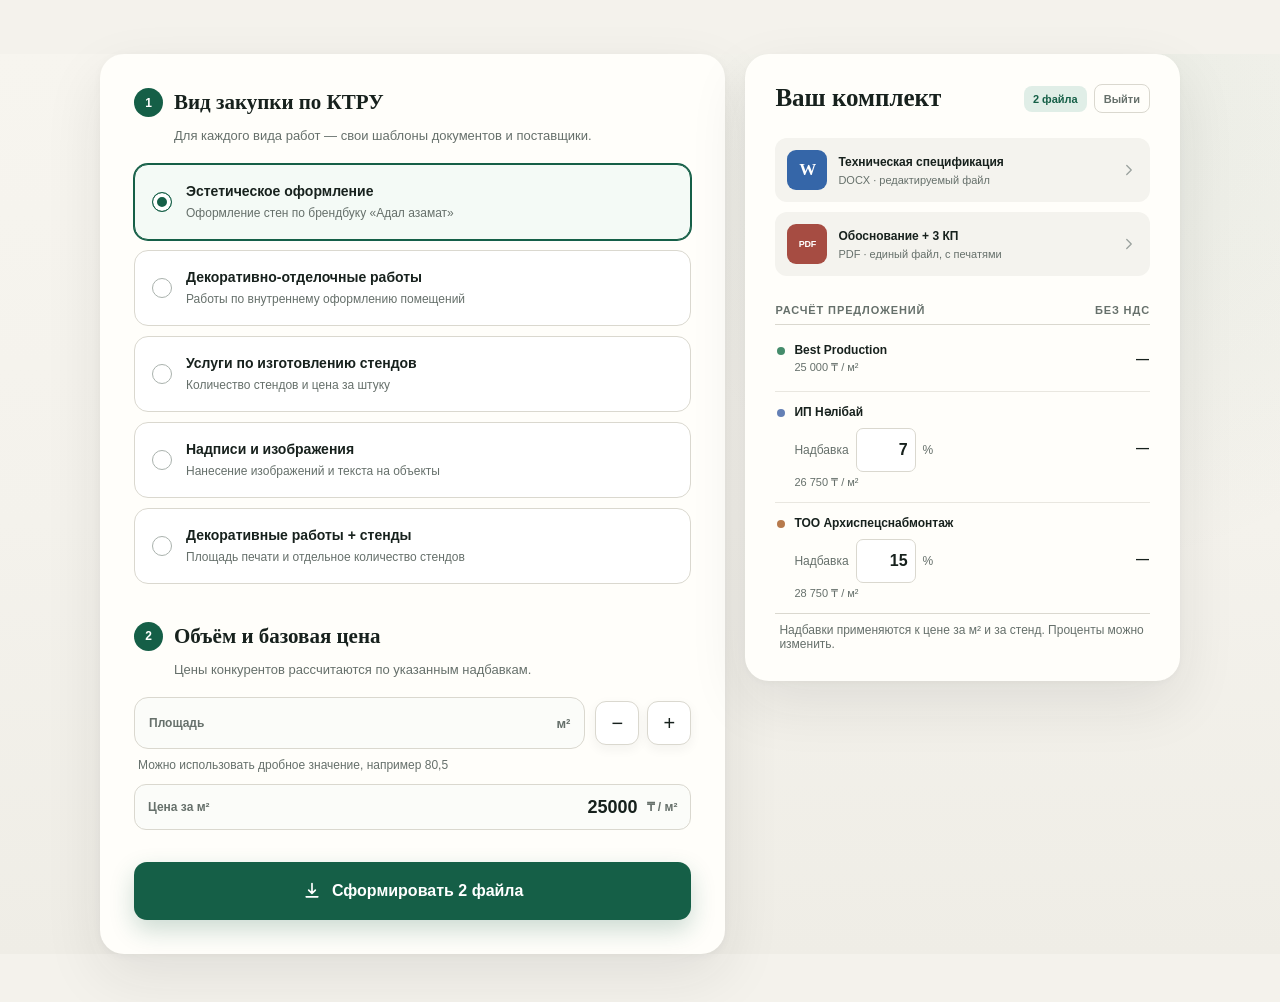
<file: static/index.html>
<!doctype html>
<html lang="ru">
<head>
  <meta charset="utf-8">
  <meta name="viewport" content="width=device-width, initial-scale=1">
  <meta name="description" content="Генератор технических спецификаций и коммерческих предложений">
  <title>Qūjat — генератор документов</title>
  <link rel="icon" href="data:image/svg+xml,<svg xmlns='http://www.w3.org/2000/svg' viewBox='0 0 64 64'><rect width='64' height='64' rx='16' fill='%23155f47'/><text x='32' y='44' text-anchor='middle' font-size='38' fill='white'>Q</text></svg>">
  <link rel="stylesheet" href="/static/styles.css">
</head>
<body>
  <a class="skip-link" href="#main">Перейти к форме</a>
  <main id="main" class="page-shell">
    <h1 class="sr-only">Генератор документов</h1>

    <div class="workspace">
      <form id="generator-form" class="form-card" novalidate>
        <fieldset class="field-group">
          <legend><span>1</span> Вид закупки по КТРУ</legend>
          <p class="field-hint">Для каждого вида работ — свои шаблоны документов и поставщики.</p>
          <div class="option-list">
            <label class="option-card">
              <input type="radio" name="ktru" value="aesthetic" checked>
              <span class="option-check" aria-hidden="true"></span>
              <span class="option-copy">
                <strong>Эстетическое оформление</strong>
                <small>Оформление стен по брендбуку «Адал азамат»</small>
              </span>
            </label>
            <label class="option-card">
              <input type="radio" name="ktru" value="finishing">
              <span class="option-check" aria-hidden="true"></span>
              <span class="option-copy">
                <strong>Декоративно-отделочные работы</strong>
                <small>Работы по внутреннему оформлению помещений</small>
              </span>
            </label>
            <label class="option-card">
              <input type="radio" name="ktru" value="stands">
              <span class="option-check" aria-hidden="true"></span>
              <span class="option-copy">
                <strong>Услуги по изготовлению стендов</strong>
                <small>Количество стендов и цена за штуку</small>
              </span>
            </label>
            <label class="option-card">
              <input type="radio" name="ktru" value="graphics">
              <span class="option-check" aria-hidden="true"></span>
              <span class="option-copy">
                <strong>Надписи и изображения</strong>
                <small>Нанесение изображений и текста на объекты</small>
              </span>
            </label>
            <label class="option-card">
              <input type="radio" name="ktru" value="combined">
              <span class="option-check" aria-hidden="true"></span>
              <span class="option-copy">
                <strong>Декоративные работы + стенды</strong>
                <small>Площадь печати и отдельное количество стендов</small>
              </span>
            </label>
          </div>
        </fieldset>

        <fieldset class="field-group area-group">
          <legend><span>2</span> Объём и базовая цена</legend>
          <p class="field-hint">Цены конкурентов рассчитаются по указанным надбавкам.</p>
          <div id="area-fields">
          <div class="area-control">
            <label class="area-input-frame" for="area">
              <span class="area-input-label">Площадь</span>
              <input id="area" name="area" type="text" inputmode="decimal" autocomplete="off" aria-describedby="area-help form-error">
              <span class="area-unit" aria-hidden="true">м²</span>
            </label>
            <div class="area-stepper" role="group" aria-label="Изменить площадь">
              <button type="button" id="decrease" aria-label="Уменьшить площадь на один квадратный метр">−</button>
              <button type="button" id="increase" aria-label="Увеличить площадь на один квадратный метр">+</button>
            </div>
          </div>
          <p id="area-help" class="micro-hint">Можно использовать дробное значение, например 80,5</p>
          <label class="count-input-frame base-price-field" for="area-price">
            <span>Цена за м²</span>
            <input id="area-price" name="areaPrice" type="text" inputmode="decimal" value="25000" autocomplete="off" aria-describedby="form-error">
            <em>₸ / м²</em>
          </label>
          </div>

          <div id="stand-fields" class="stand-fields" hidden>
            <div class="stand-heading">
              <strong>Стенды</strong>
              <span>Базовая цена за один стенд.</span>
            </div>

            <label class="count-input-frame" for="stand-count">
              <span>Количество</span>
              <input id="stand-count" name="standCount" type="text" inputmode="numeric" value="1" autocomplete="off" aria-describedby="form-error">
              <em>шт.</em>
            </label>

            <label class="count-input-frame base-price-field" for="stand-price">
              <span>Цена за стенд</span>
              <input id="stand-price" name="standPrice" type="text" inputmode="decimal" autocomplete="off" placeholder="Укажите цену" aria-describedby="form-error">
              <em>₸ / шт.</em>
            </label>
          </div>
        </fieldset>

        <p id="form-error" class="field-error" role="alert" hidden></p>

        <button class="generate-button" type="submit">
          <span class="button-label">
            <svg viewBox="0 0 24 24" aria-hidden="true"><path d="M12 3v12m0 0 4-4m-4 4-4-4"/><path d="M5 19h14"/></svg>
            Сформировать 2 файла
          </span>
          <span class="button-loading" aria-hidden="true"><span></span> Собираем документы…</span>
        </button>
      </form>

      <aside class="summary-card" aria-labelledby="summary-title">
        <div class="summary-heading">
          <div>
            <h2 id="summary-title">Ваш комплект</h2>
          </div>
          <div class="summary-actions">
            <span class="file-count">2 файла</span>
            <form action="/logout" method="post">
              <button class="logout-button" type="submit">Выйти</button>
            </form>
          </div>
        </div>

        <div class="document-list">
          <div class="document-row">
            <span class="file-icon docx" aria-hidden="true">W</span>
            <span><strong>Техническая спецификация</strong><small>DOCX · редактируемый файл</small></span>
            <svg viewBox="0 0 24 24" aria-hidden="true"><path d="m9 18 6-6-6-6"/></svg>
          </div>
          <div class="document-row">
            <span class="file-icon pdf" aria-hidden="true">PDF</span>
            <span><strong>Обоснование + 3 КП</strong><small>PDF · единый файл, с печатями</small></span>
            <svg viewBox="0 0 24 24" aria-hidden="true"><path d="m9 18 6-6-6-6"/></svg>
          </div>
        </div>

        <div class="price-section">
          <div class="section-label"><span>Расчёт предложений</span><span>Без НДС</span></div>
          <div class="price-table" role="table" aria-label="Расчёт коммерческих предложений">
            <div class="price-row" role="row">
              <span role="cell"><i class="vendor-dot dot-one" aria-hidden="true"></i><b id="vendor-1">Best Production</b><small id="rate-1">25 000 ₸ / м²</small></span>
              <strong id="total-1" role="cell">—</strong>
            </div>
            <div class="price-row" role="row">
              <span role="cell"><i class="vendor-dot dot-two" aria-hidden="true"></i><b id="vendor-2">ИП Нәлібай</b><label class="markup-control"><span>Надбавка</span><input id="markup-1" name="markup1" form="generator-form" type="text" inputmode="decimal" value="7" autocomplete="off" aria-label="Надбавка первого конкурента" aria-describedby="form-error"><span>%</span></label><small id="rate-2">26 750 ₸ / м²</small></span>
              <strong id="total-2" role="cell">—</strong>
            </div>
            <div class="price-row" role="row">
              <span role="cell"><i class="vendor-dot dot-three" aria-hidden="true"></i><b id="vendor-3">ТОО Архиспецснабмонтаж</b><label class="markup-control"><span>Надбавка</span><input id="markup-2" name="markup2" form="generator-form" type="text" inputmode="decimal" value="15" autocomplete="off" aria-label="Надбавка второго конкурента" aria-describedby="form-error"><span>%</span></label><small id="rate-3">28 750 ₸ / м²</small></span>
              <strong id="total-3" role="cell">—</strong>
            </div>
          </div>
          <p class="micro-hint">Надбавки применяются к цене за м² и за стенд. Проценты можно изменить.</p>
        </div>

        <div id="result" class="result-panel" role="status" aria-live="polite" hidden>
          <div class="result-title">
            <span aria-hidden="true">✓</span>
            <div><strong id="result-status">Готово — загрузка началась</strong><small id="result-meta"></small></div>
          </div>
          <div id="download-list" class="download-list"></div>
        </div>
      </aside>
    </div>
  </main>
  <script id="work-types" type="application/json">__WORK_TYPES__</script>
  <script src="/static/app.js?v=templates-20261025" defer></script>
</body>
</html>
</file>
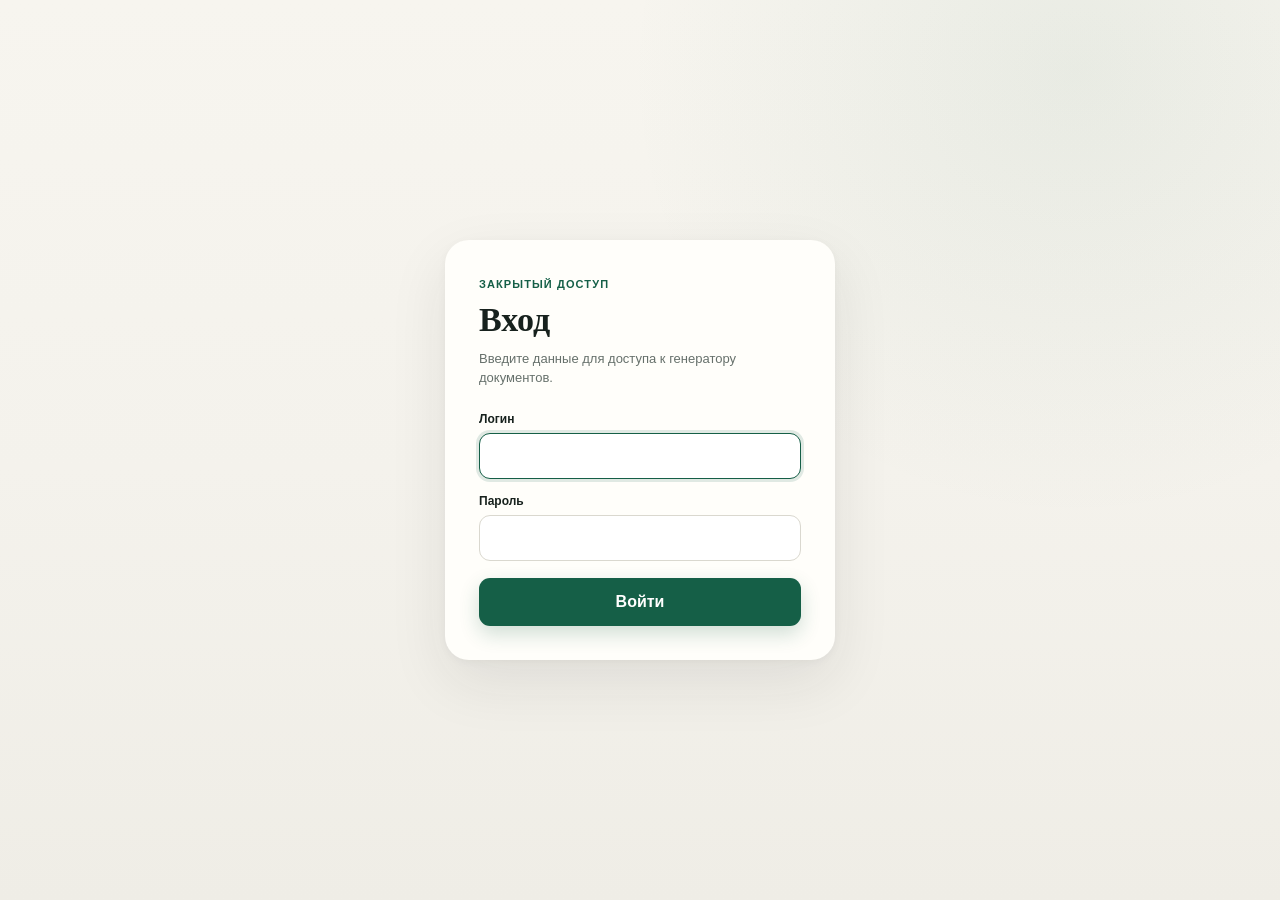
<file: static/login.html>
<!doctype html>
<html lang="ru">
<head>
  <meta charset="utf-8">
  <meta name="viewport" content="width=device-width, initial-scale=1">
  <meta name="description" content="Вход в генератор документов">
  <title>Вход — Qūjat</title>
  <link rel="stylesheet" href="/static/styles.css">
</head>
<body class="login-page">
  <main class="login-shell">
    <section class="login-card" aria-labelledby="login-title">
      <span class="login-kicker">Закрытый доступ</span>
      <h1 id="login-title">Вход</h1>
      <p class="login-intro">Введите данные для доступа к генератору документов.</p>
      <form class="login-form" action="/login" method="post">
        <label class="login-field">
          <span>Логин</span>
          <input name="username" type="text" autocomplete="username" maxlength="100" required autofocus>
        </label>
        <label class="login-field">
          <span>Пароль</span>
          <input name="password" type="password" autocomplete="current-password" maxlength="100" required>
        </label>
        <p id="login-error" class="login-error" hidden role="alert">Неверный логин или пароль.</p>
        <button class="login-button" type="submit">Войти</button>
      </form>
    </section>
  </main>
</body>
</html>
</file>
<file: static/styles.css>
:root {
  color-scheme: light;
  --ink: #17211d;
  --muted: #66706b;
  --paper: #f4f2ec;
  --surface: #fffefa;
  --surface-soft: #ebe9e1;
  --line: #dad8cf;
  --green: #155f47;
  --green-dark: #0c4935;
  --green-soft: #e0eee7;
  --red: #a33d35;
  --red-soft: #f8e7e4;
  --blue: #3566a8;
  --shadow: 0 22px 60px rgba(29, 38, 33, 0.09), 0 2px 8px rgba(29, 38, 33, 0.04);
}

* { box-sizing: border-box; }
[hidden] { display: none !important; }

html { min-width: 320px; background: var(--paper); }

body {
  margin: 0;
  min-height: 100vh;
  color: var(--ink);
  background:
    radial-gradient(circle at 84% 8%, rgba(58, 117, 88, .075), transparent 28rem),
    linear-gradient(180deg, #f7f5ef 0, var(--paper) 52%, #efede6 100%);
  font-family: Inter, -apple-system, BlinkMacSystemFont, "Segoe UI", sans-serif;
  -webkit-font-smoothing: antialiased;
  -moz-osx-font-smoothing: grayscale;
}

button, input { font: inherit; }
button { color: inherit; }

.skip-link {
  position: fixed;
  inset-block-start: 8px;
  inset-inline-start: 8px;
  z-index: 99;
  padding: 10px 14px;
  color: white;
  background: var(--green-dark);
  border-radius: 8px;
  transform: translateY(-160%);
}
.skip-link:focus { transform: translateY(0); }

.page-shell { width: min(1080px, calc(100% - 48px)); margin: clamp(28px, 6vh, 64px) auto 48px; }

.workspace { display: grid; grid-template-columns: minmax(0, 1.18fr) minmax(350px, .82fr); gap: 20px; align-items: start; }
.form-card, .summary-card { border-radius: 24px; background: var(--surface); box-shadow: var(--shadow); }
.form-card { padding: 34px; }
.summary-card { padding: 30px; position: sticky; inset-block-start: 20px; }

fieldset { min-width: 0; margin: 0; padding: 0; border: 0; }
.field-group + .field-group { margin-top: 38px; }
.field-group legend { display: flex; align-items: center; gap: 11px; padding: 0; font-family: Georgia, serif; font-size: 21px; font-weight: 700; }
.field-group legend > span { width: 29px; height: 29px; display: grid; place-items: center; border-radius: 99px; color: white; background: var(--green); font-family: Inter, sans-serif; font-size: 12px; }
.field-hint { margin: 9px 0 18px 40px; color: var(--muted); font-size: 13px; line-height: 1.5; }

.option-list { display: grid; gap: 10px; }
.option-card {
  position: relative;
  min-height: 76px;
  padding: 16px 17px;
  display: grid;
  grid-template-columns: 20px minmax(0, 1fr);
  gap: 14px;
  align-items: center;
  border: 1px solid var(--line);
  border-radius: 14px;
  cursor: pointer;
  background: #fff;
  transition-property: border-color, background-color, box-shadow, transform;
  transition-duration: 140ms;
  transition-timing-function: ease-out;
}
.option-card:hover { border-color: #aeb8b2; background: #fdfdf9; }
.option-card:active { transform: scale(.99); }
.option-card:has(input:checked) { border-color: var(--green); background: #f4faf6; box-shadow: 0 0 0 1px var(--green); }
.option-card input { position: absolute; opacity: 0; pointer-events: none; }
.option-check { width: 20px; height: 20px; border: 1.5px solid #aab2ad; border-radius: 99px; background: white; box-shadow: inset 0 0 0 4px white; }
.option-card:has(input:checked) .option-check { border-color: var(--green); background: var(--green); }
.option-card:has(input:focus-visible) { outline: 3px solid rgba(21,95,71,.28); outline-offset: 3px; }
.option-copy { min-width: 0; }
.option-copy strong, .option-copy small { display: block; }
.option-copy strong { font-size: 14px; line-height: 1.35; }
.option-copy small { margin-top: 4px; color: var(--muted); font-size: 12px; line-height: 1.35; }
.area-control {
  display: grid;
  grid-template-columns: minmax(0, 1fr) auto;
  gap: 10px;
  align-items: center;
}
.area-input-frame {
  min-width: 0;
  min-height: 52px;
  padding: 6px 14px;
  display: grid;
  grid-template-columns: auto minmax(64px, 1fr) auto;
  align-items: center;
  gap: 12px;
  border: 1px solid var(--line);
  border-radius: 14px;
  background: #fbfcf9;
  cursor: text;
  transition-property: border-color, box-shadow, background-color;
  transition-duration: 140ms;
}
.area-input-frame:hover { border-color: #bec5c0; background: white; }
.area-input-frame:focus-within { border-color: var(--green); background: white; box-shadow: 0 0 0 3px rgba(21,95,71,.13); }
.area-input-label { color: var(--muted); font-size: 12px; font-weight: 700; line-height: 1; }
.area-control input { width: 100%; min-width: 0; padding: 0; border: 0; outline: 0; color: var(--ink); background: transparent; font-size: 22px; font-weight: 750; line-height: 1; text-align: right; font-variant-numeric: tabular-nums; }
.area-unit { color: var(--muted); font-size: 13px; font-weight: 750; }
.area-stepper { display: flex; gap: 8px; }
.area-stepper button { width: 44px; height: 44px; padding: 0; border: 1px solid var(--line); border-radius: 11px; background: white; box-shadow: 0 4px 12px rgba(29,38,33,.055); cursor: pointer; font-size: 20px; line-height: 1; transition-property: border-color, background-color, color, transform, box-shadow; transition-duration: 120ms; }
.area-stepper button:hover { border-color: #aebbb4; color: var(--green-dark); background: #f6faf7; box-shadow: 0 6px 14px rgba(29,38,33,.08); }
.area-stepper button:active { transform: scale(.96); }
.micro-hint { margin: 9px 0 0 4px; color: var(--muted); font-size: 12px; }
.field-error { margin: 9px 0 0 4px; color: var(--red); font-size: 12px; font-weight: 650; }
.area-control:has(input[aria-invalid="true"]) .area-input-frame { border-color: var(--red); box-shadow: 0 0 0 3px rgba(163,61,53,.1); }

.stand-fields { margin-top: 24px; padding-top: 22px; border-top: 1px solid var(--line); }
.stand-fields.standalone { margin-top: 0; padding-top: 0; border-top: 0; }
.stand-fields.standalone .stand-heading { display: none; }
.count-input-frame.base-price-field { margin-top: 12px; grid-template-columns: minmax(0, 1fr) minmax(12ch, 1.5fr) auto; }
.base-price-field input { font-size: 18px; }
.base-price-field input::placeholder { color: var(--muted); font-size: 14px; font-weight: 500; }
.markup-control { width: max-content; margin-top: 9px; display: flex; align-items: center; gap: 7px; color: var(--muted); font-size: 12px; font-weight: 500; }
.markup-control input { width: 60px; min-height: 44px; padding: 5px 7px; border: 1px solid var(--line); border-radius: 7px; color: var(--ink); background: white; font-size: 16px; font-weight: 700; text-align: right; font-variant-numeric: tabular-nums; }
.markup-control input:focus { outline: 2px solid var(--green); outline-offset: 2px; }
input[aria-invalid="true"] { outline: 2px solid var(--red); outline-offset: 2px; }
#form-error { margin-top: 18px; line-height: 1.5; }
.stand-heading { display: flex; justify-content: space-between; align-items: baseline; gap: 18px; margin-bottom: 13px; }
.stand-heading strong { font-family: Georgia, serif; font-size: 17px; }
.stand-heading span { color: var(--muted); font-size: 12px; line-height: 1.4; text-align: right; }
.count-input-frame {
  min-height: 46px;
  padding: 6px 13px;
  display: grid;
  grid-template-columns: minmax(0, 1fr) 72px auto;
  gap: 9px;
  align-items: center;
  border: 1px solid var(--line);
  border-radius: 12px;
  background: #fbfcf9;
  cursor: text;
}
.count-input-frame:focus-within, .stand-price-input:focus-within { border-color: var(--green); background: white; box-shadow: 0 0 0 3px rgba(21,95,71,.13); }
.count-input-frame > span, .stand-price-field > span:first-child { color: var(--muted); font-size: 12px; font-weight: 750; }
.count-input-frame input, .stand-price-input input { min-width: 0; padding: 0; border: 0; outline: 0; color: var(--ink); background: transparent; font-weight: 750; font-variant-numeric: tabular-nums; }
.count-input-frame input { width: 100%; font-size: 18px; text-align: right; }
.count-input-frame em, .stand-price-input em { color: var(--muted); font-size: 12px; font-style: normal; font-weight: 750; white-space: nowrap; }
.stand-price-grid { margin-top: 10px; display: grid; grid-template-columns: repeat(3, minmax(0, 1fr)); gap: 8px; }
.stand-price-field { min-width: 0; display: grid; gap: 6px; }
.stand-price-field > span:first-child { overflow: hidden; text-overflow: ellipsis; white-space: nowrap; }
.stand-price-input { min-height: 46px; padding: 7px 10px; display: grid; grid-template-columns: minmax(0,1fr) auto; gap: 6px; align-items: center; border: 1px solid var(--line); border-radius: 11px; background: #fbfcf9; }
.stand-price-input input { width: 100%; font-size: 15px; text-align: right; }
.stand-price-input input::placeholder { color: var(--muted); font-weight: 600; }
.stand-fields:has(input[aria-invalid="true"]) .stand-price-input:has(input[aria-invalid="true"]),
.stand-fields:has(input[aria-invalid="true"]) .count-input-frame:has(input[aria-invalid="true"]) { border-color: var(--red); box-shadow: 0 0 0 3px rgba(163,61,53,.1); }

.generate-button {
  width: 100%; min-height: 58px; margin-top: 32px; padding: 15px 20px; border: 0; border-radius: 13px; color: white; background: var(--green); box-shadow: 0 10px 24px rgba(21,95,71,.22); cursor: pointer; font-weight: 750;
  transition-property: background-color, transform, box-shadow; transition-duration: 140ms; transition-timing-function: ease-out;
}
.generate-button:hover { background: var(--green-dark); box-shadow: 0 13px 28px rgba(21,95,71,.26); }
.generate-button:active { transform: scale(.96); }
.generate-button:disabled { cursor: wait; opacity: .84; }
.button-label, .button-loading { align-items: center; justify-content: center; gap: 10px; }
.button-label { display: flex; }
.button-loading { display: none; }
.generate-button.is-loading .button-label { display: none; }
.generate-button.is-loading .button-loading { display: flex; }
.button-label svg { width: 20px; height: 20px; fill: none; stroke: currentColor; stroke-width: 2; stroke-linecap: round; stroke-linejoin: round; }
.button-loading > span { width: 18px; height: 18px; border: 2px solid rgba(255,255,255,.4); border-top-color: white; border-radius: 99px; animation: spin .8s linear infinite; }

.summary-heading { display: flex; justify-content: space-between; align-items: start; gap: 16px; }
.summary-kicker { display: block; margin-bottom: 7px; color: var(--muted); font-size: 11px; font-weight: 800; letter-spacing: .1em; text-transform: uppercase; }
.summary-heading h2 { margin: 0; font-family: Georgia, serif; font-size: 25px; }
.file-count { flex: none; padding: 7px 9px; border-radius: 8px; color: var(--green); background: var(--green-soft); font-size: 11px; font-weight: 800; }
.summary-actions { display: flex; align-items: center; gap: 7px; }
.summary-actions form { margin: 0; }
.logout-button { min-height: 29px; padding: 5px 9px; border: 1px solid var(--line); border-radius: 8px; color: var(--muted); background: transparent; cursor: pointer; font-size: 11px; font-weight: 700; }
.logout-button:hover { border-color: #b7beb9; color: var(--ink); background: #f6f5f0; }

.document-list { margin-top: 25px; display: grid; gap: 10px; }
.document-row { min-height: 64px; padding: 11px 12px; display: grid; grid-template-columns: 40px minmax(0,1fr) 18px; gap: 11px; align-items: center; border-radius: 12px; background: #f4f3ee; }
.file-icon { width: 40px; height: 40px; display: grid; place-items: center; border-radius: 9px; color: white; font-size: 11px; font-weight: 900; letter-spacing: -.03em; }
.file-icon.docx { background: var(--blue); font-family: Georgia, serif; font-size: 17px; }
.file-icon.pdf { background: #a64c42; font-size: 9px; }
.document-row strong, .document-row small { display: block; }
.document-row strong { font-size: 12px; line-height: 1.35; }
.document-row small { margin-top: 3px; color: var(--muted); font-size: 11px; }
.document-row > svg { width: 18px; height: 18px; fill: none; stroke: #9aa19d; stroke-width: 1.7; stroke-linecap: round; stroke-linejoin: round; }

.price-section { margin-top: 28px; }
.section-label { display: flex; justify-content: space-between; margin-bottom: 8px; color: var(--muted); font-size: 11px; font-weight: 800; letter-spacing: .08em; text-transform: uppercase; }
.price-table { border-block: 1px solid var(--line); }
.price-row { min-height: 67px; padding: 13px 1px; display: flex; align-items: center; justify-content: space-between; gap: 16px; border-bottom: 1px solid #e9e7e0; }
.price-row:last-child { border-bottom: 0; }
.price-row > span { position: relative; padding-inline-start: 18px; min-width: 0; font-size: 12px; font-weight: 700; overflow-wrap: break-word; }
.price-row > span > b { font: inherit; }
.price-row small { display: block; margin-top: 4px; color: var(--muted); font-size: 11px; font-weight: 500; }
.price-row > strong { flex: none; font-size: 13px; font-variant-numeric: tabular-nums; }
.vendor-dot { position: absolute; inset-block-start: 4px; inset-inline-start: 1px; width: 8px; height: 8px; border-radius: 99px; }
.dot-one { background: #458c6b; }.dot-two { background: #6480b5; }.dot-three { background: #b77a4c; }

.result-panel { margin-top: 18px; padding: 15px; border-radius: 13px; background: #e8f2eb; box-shadow: inset 0 0 0 1px rgba(21,95,71,.14); }
.result-title { display: flex; gap: 10px; align-items: center; }
.result-title > span { width: 27px; height: 27px; display: grid; place-items: center; border-radius: 99px; color: white; background: var(--green); font-size: 13px; }
.result-title strong, .result-title small { display: block; }
.result-title strong { font-size: 12px; }
.result-title small { margin-top: 2px; color: var(--muted); font-size: 11px; }
.download-list { margin-top: 12px; display: grid; gap: 8px; }
.download-link { min-height: 44px; padding: 9px 11px; display: flex; align-items: center; justify-content: space-between; gap: 10px; border: 1px solid #bfd8c9; border-radius: 9px; color: var(--green-dark); background: rgba(255,255,255,.74); text-decoration: none; font-size: 10px; font-weight: 750; }
.download-link:hover { background: white; }
.download-link em { flex: none; padding: 4px 6px; border-radius: 5px; color: white; background: var(--green); font-size: 10px; font-style: normal; letter-spacing: .05em; }

.sr-only { position: absolute; width: 1px; height: 1px; padding: 0; margin: -1px; overflow: hidden; clip: rect(0,0,0,0); white-space: nowrap; border: 0; }
:focus-visible { outline: 3px solid rgba(21,95,71,.35); outline-offset: 3px; }

@keyframes spin { to { transform: rotate(360deg); } }

@media (max-width: 880px) {
  .workspace { grid-template-columns: 1fr; }
  .summary-card { position: static; }
}

@media (max-width: 560px) {
  .page-shell { width: min(100% - 28px, 1080px); margin-block: 14px 32px; }
  .form-card, .summary-card { border-radius: 19px; }
  .form-card { padding: 23px 18px; }
  .summary-card { padding: 23px 18px; }
  .field-hint { margin-inline-start: 0; }
  .area-control { gap: 8px; }
  .area-input-frame { padding-inline: 12px; gap: 8px; }
  .area-stepper { gap: 6px; }
  .area-stepper button { width: 44px; height: 44px; }
  .stand-heading { display: block; }
  .stand-heading span { display: block; margin-top: 5px; text-align: left; }
  .stand-price-grid { grid-template-columns: 1fr; gap: 10px; }
}

.login-page { display: grid; place-items: center; padding: 24px; }
.login-shell { width: min(100%, 390px); }
.login-card { padding: 34px; border-radius: 24px; background: var(--surface); box-shadow: var(--shadow); }
.login-kicker { color: var(--green); font-size: 11px; font-weight: 850; letter-spacing: .1em; text-transform: uppercase; }
.login-card h1 { margin: 10px 0 0; font-family: Georgia, serif; font-size: 34px; line-height: 1.05; }
.login-intro { margin: 11px 0 24px; color: var(--muted); font-size: 13px; line-height: 1.5; }
.login-form { display: grid; gap: 15px; }
.login-field { display: grid; gap: 7px; }
.login-field span { font-size: 12px; font-weight: 750; }
.login-field input { width: 100%; min-height: 46px; padding: 10px 12px; border: 1px solid var(--line); border-radius: 11px; color: var(--ink); background: white; font-size: 16px; outline: 0; }
.login-field input:hover { border-color: #b7beb9; }
.login-field input:focus { border-color: var(--green); box-shadow: 0 0 0 3px rgba(21,95,71,.13); }
.login-error { margin: -2px 0 0; padding: 10px 12px; border-radius: 9px; color: var(--red); background: var(--red-soft); font-size: 12px; line-height: 1.4; }
.login-button { min-height: 48px; margin-top: 2px; padding: 12px 18px; border: 0; border-radius: 11px; color: white; background: var(--green); cursor: pointer; font-weight: 750; box-shadow: 0 8px 20px rgba(21,95,71,.2); }
.login-button:hover { background: var(--green-dark); }
.login-button:active { transform: scale(.98); }

@media (max-width: 430px) {
  .login-page { padding: 16px; }
  .login-card { padding: 26px 22px; border-radius: 19px; }
}

@media (prefers-reduced-motion: reduce) {
  *, *::before, *::after { scroll-behavior: auto !important; animation-duration: .01ms !important; animation-iteration-count: 1 !important; transition-duration: .01ms !important; }
}

@media (forced-colors: active) {
  .option-check, .option-card:has(input:checked), .area-control { border: 2px solid CanvasText; }
  :focus-visible { outline: 3px solid Highlight; }
}
</file>
